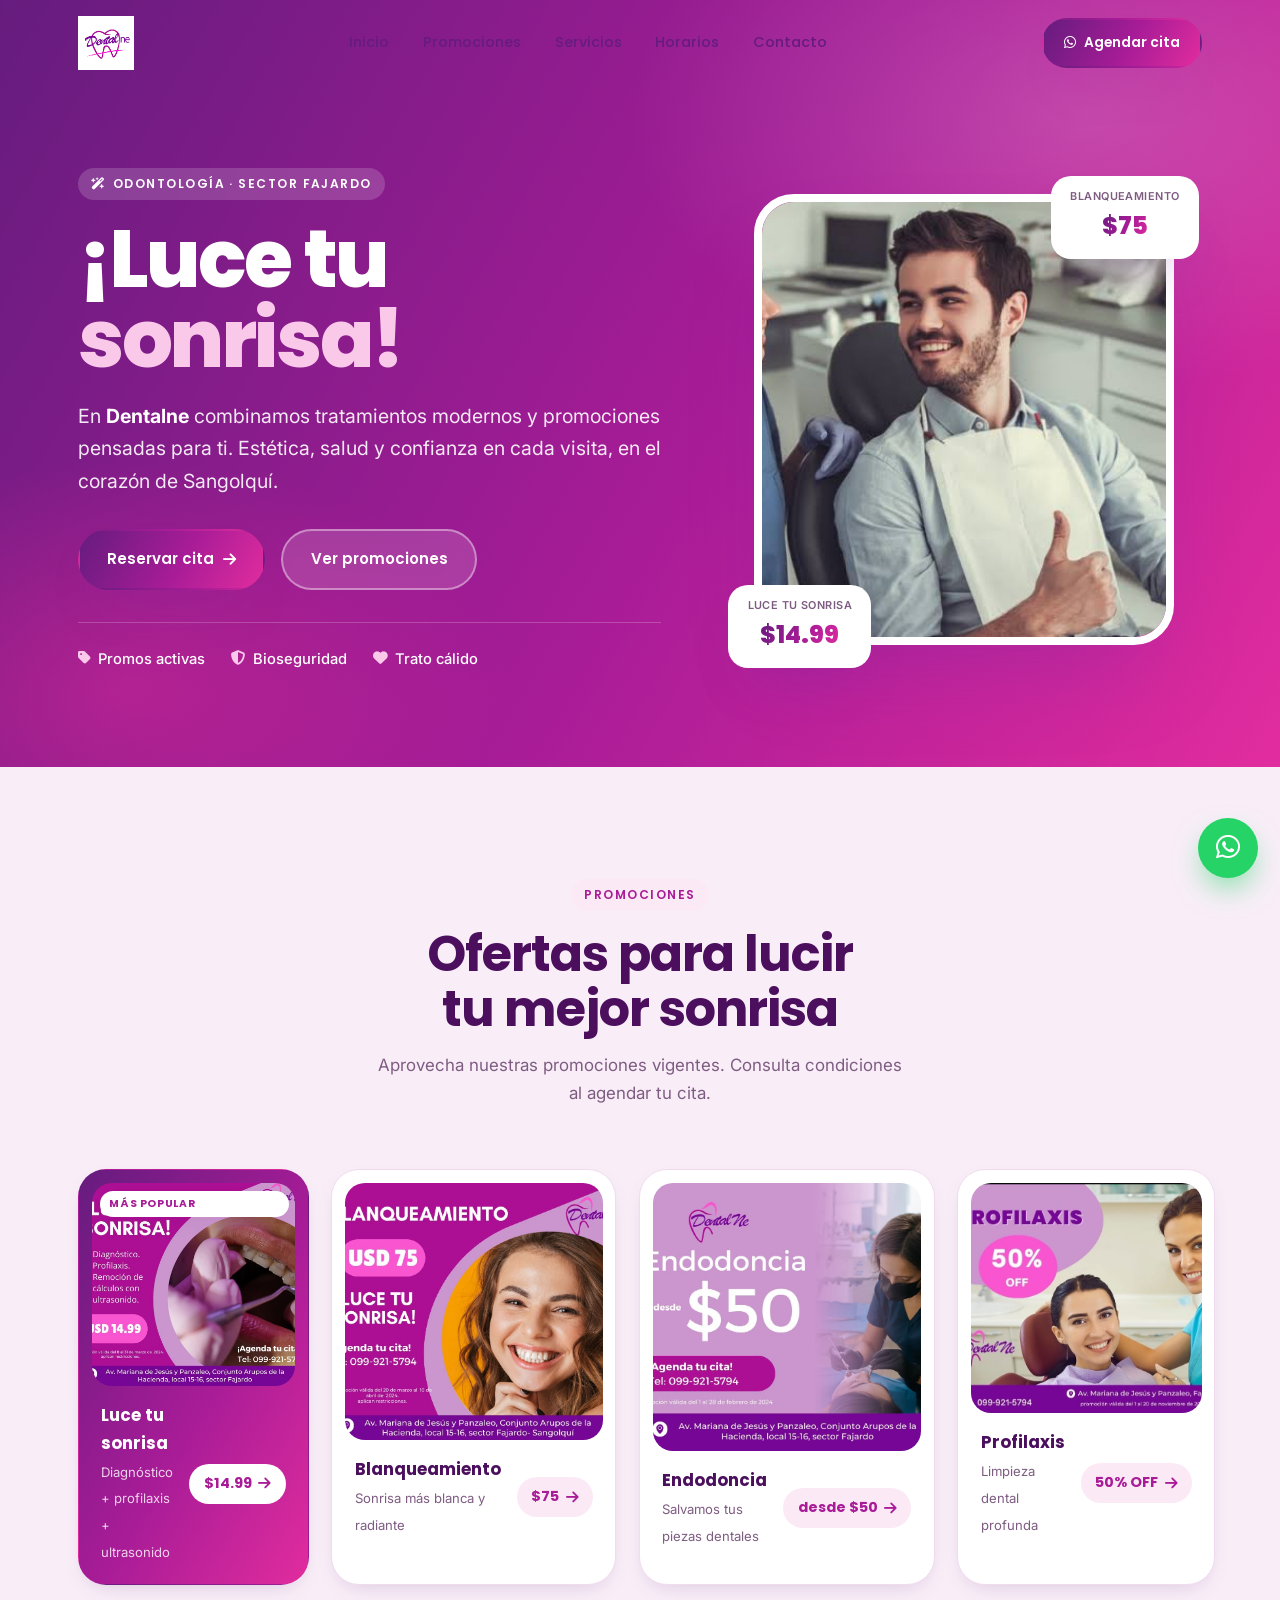
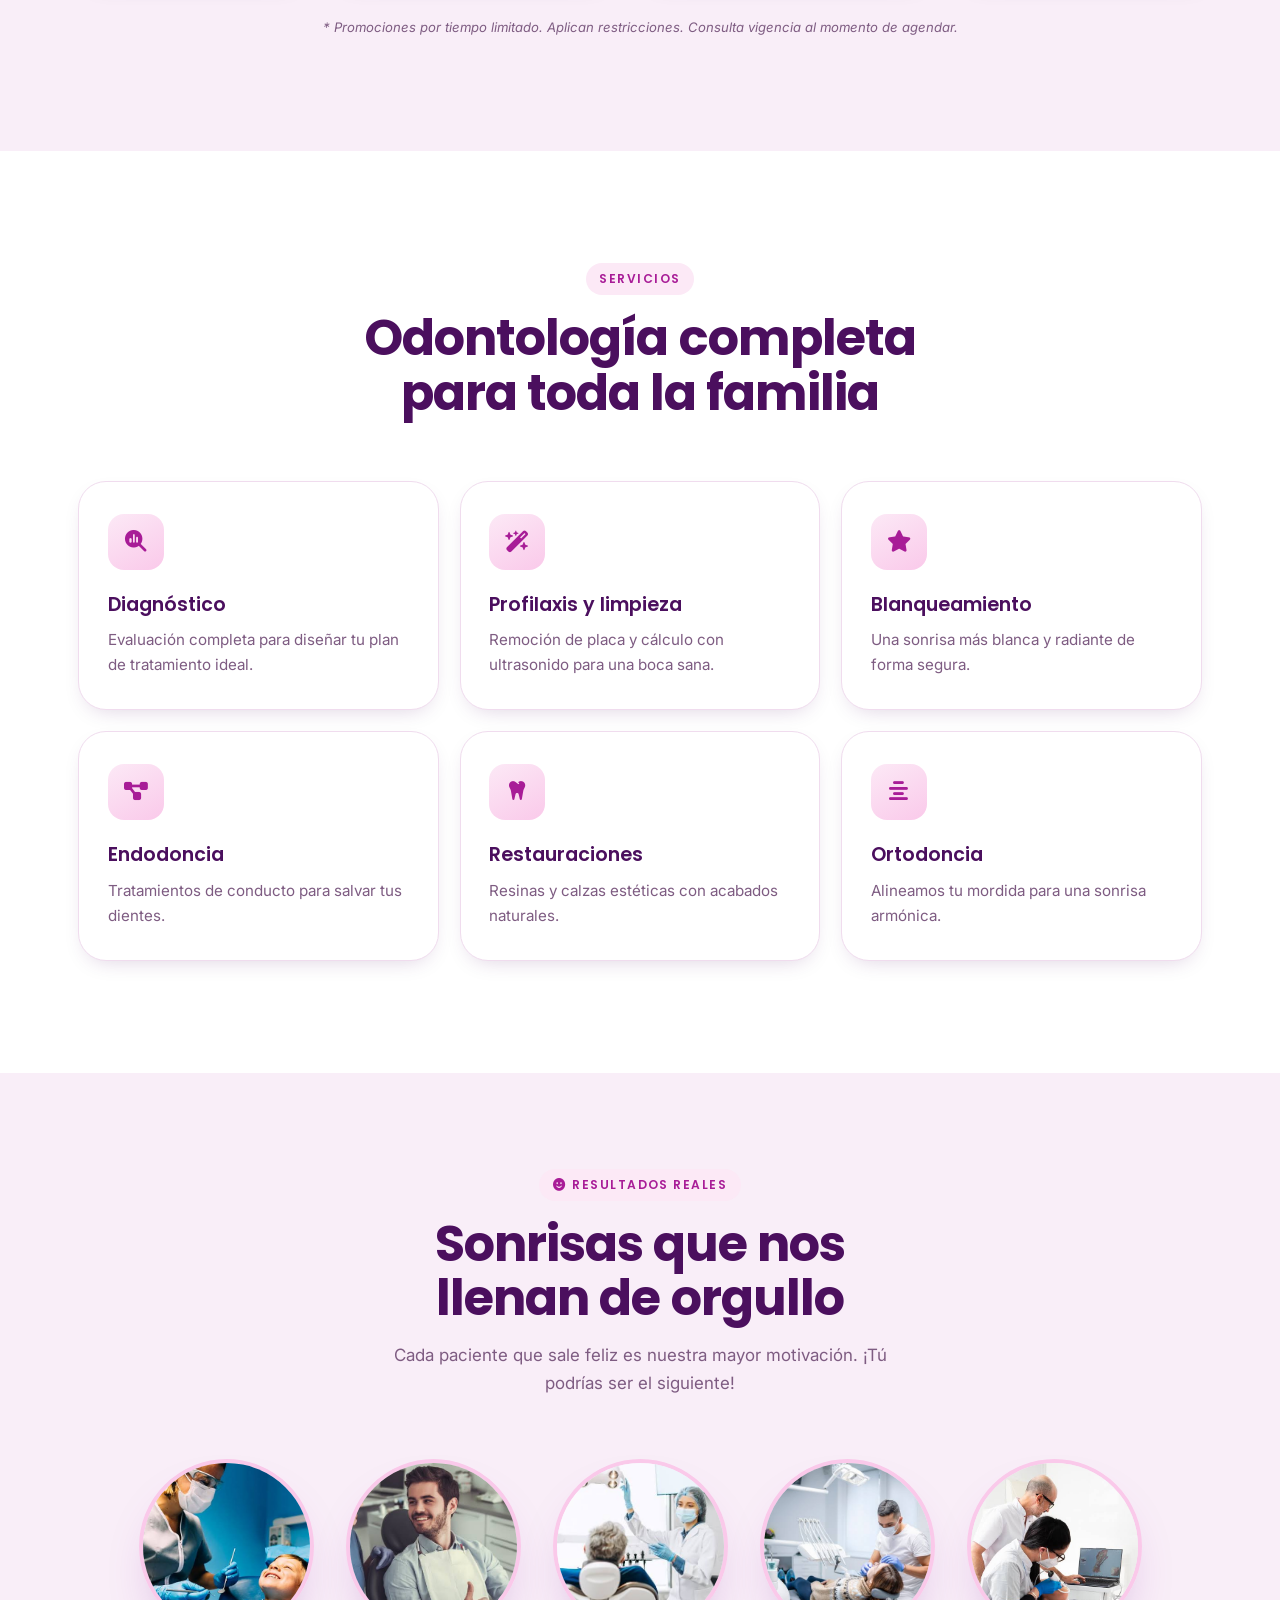
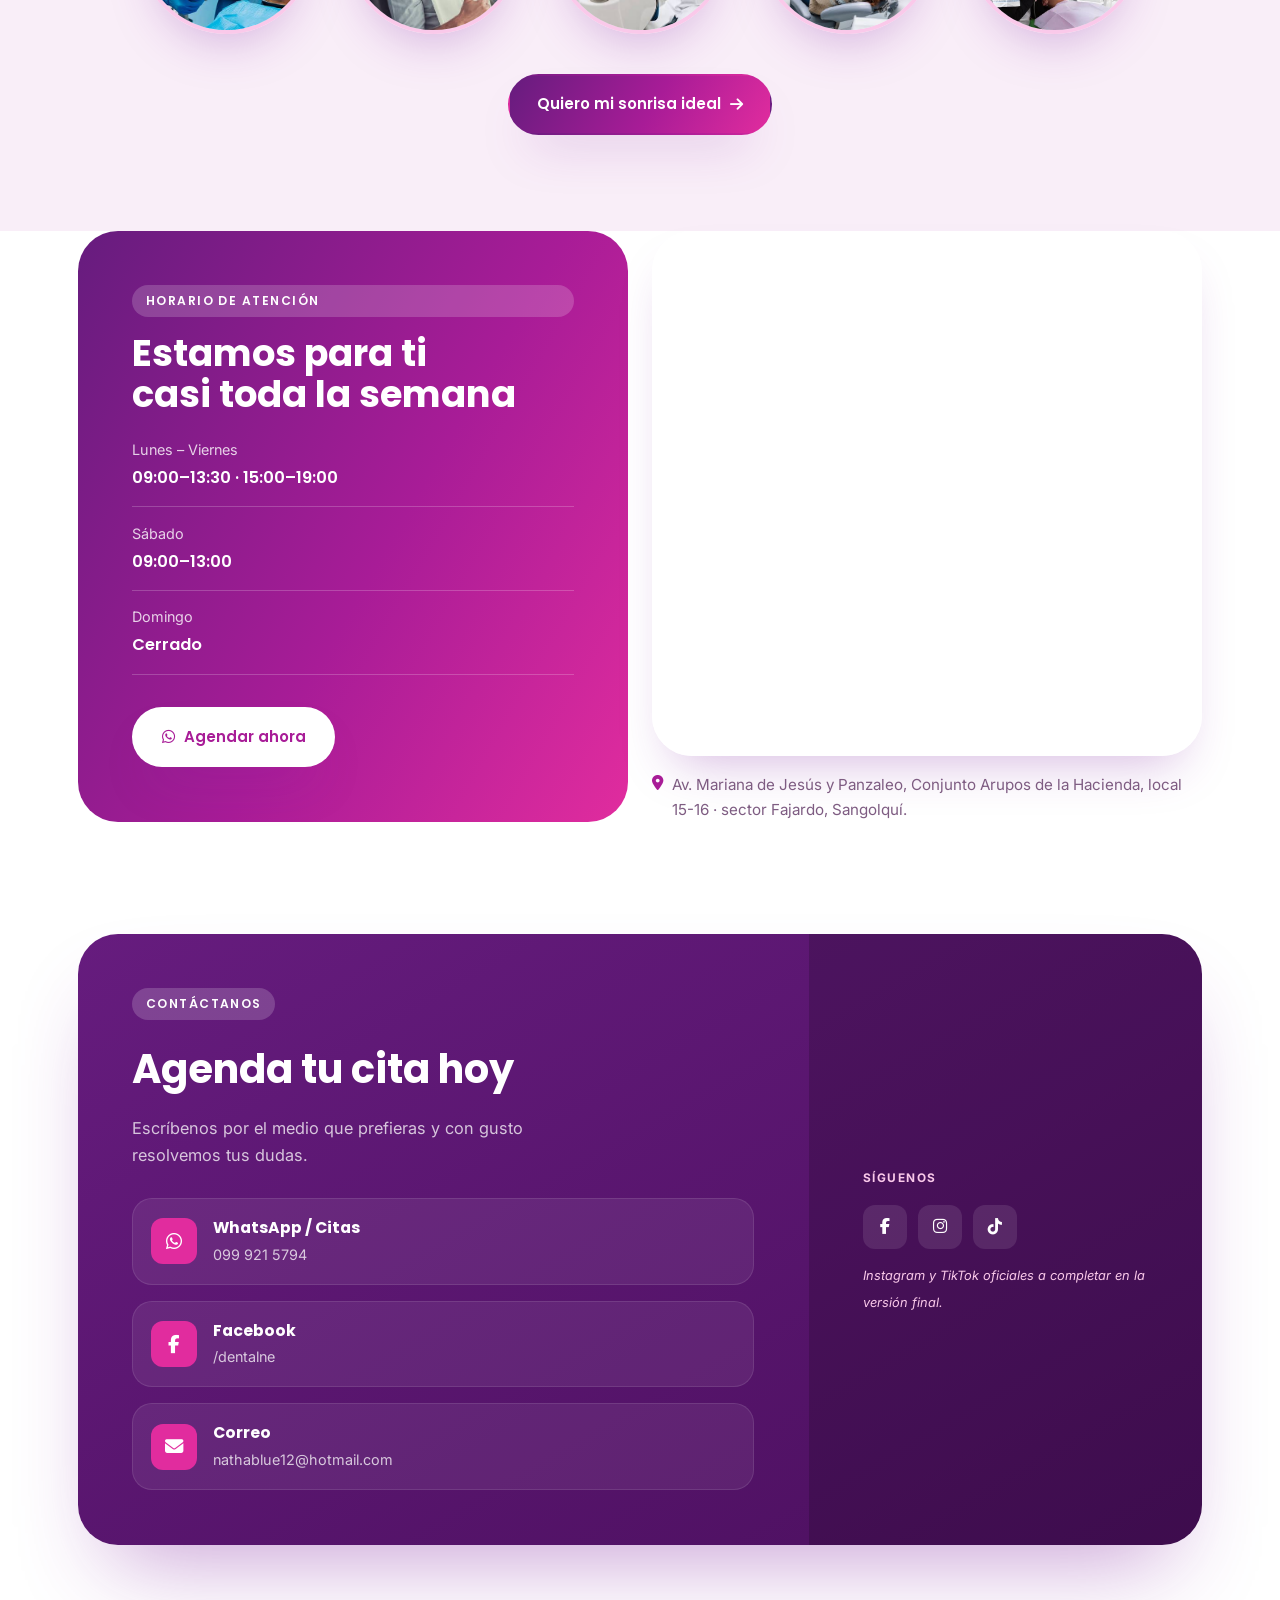
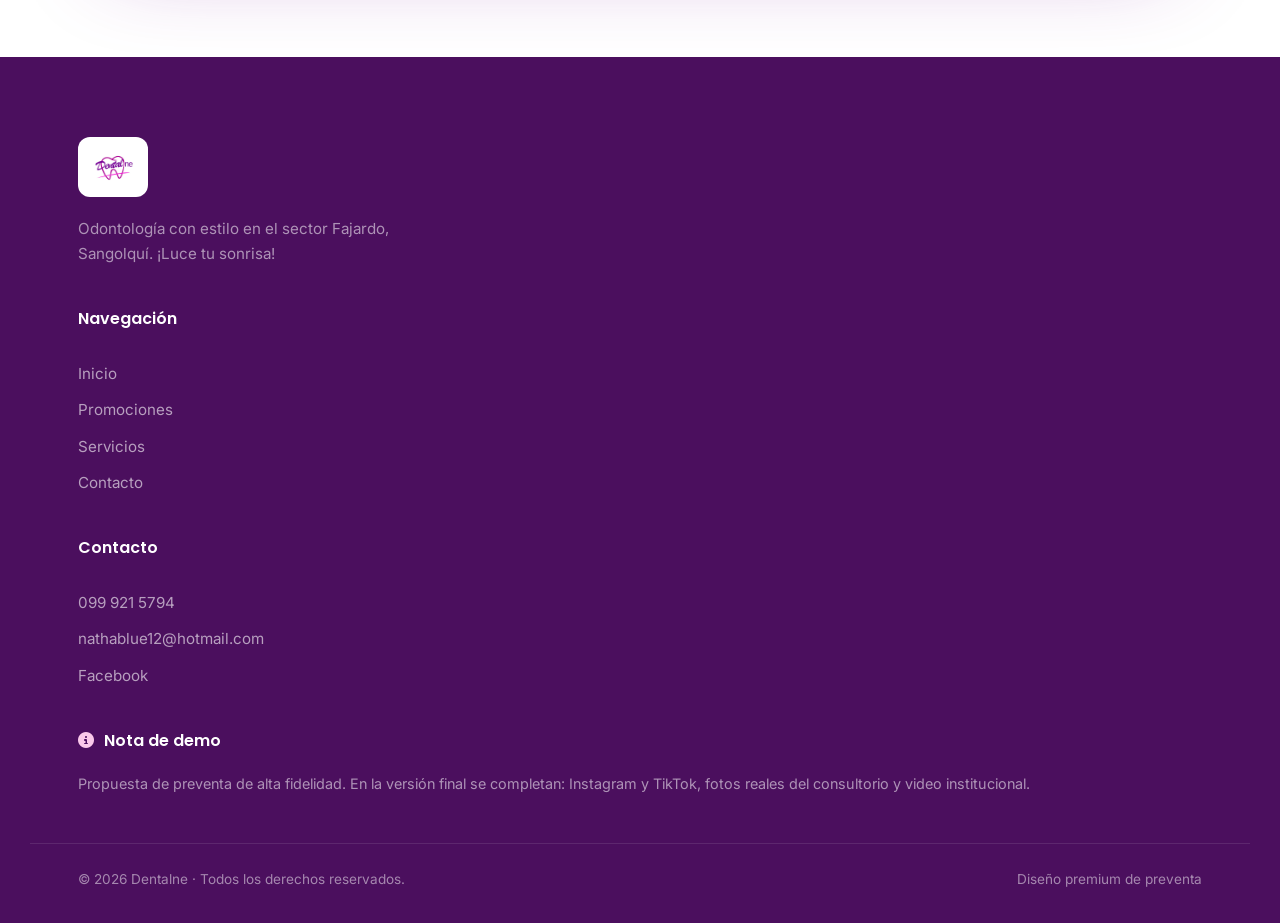
<file: index.html>
﻿<!DOCTYPE html>
<html lang="es">
<head>
    <meta charset="UTF-8">
    <meta name="viewport" content="width=device-width, initial-scale=1.0">
    <meta name="description" content="Dentalne · Odontología en el sector Fajardo, Sangolquí. Blanqueamiento, endodoncia, profilaxis y estética dental con promociones. Citas: 099 921 5794.">
    <title>Dentalne · Odontología — Luce tu sonrisa</title>
    <link rel="icon" type="image/jpeg" href="imagenes/272908717_309918881173710_2784092397394653103_n.jpg">
    <link rel="apple-touch-icon" href="imagenes/272908717_309918881173710_2784092397394653103_n.jpg">

    <link rel="preconnect" href="https://fonts.googleapis.com">
    <link rel="preconnect" href="https://fonts.gstatic.com" crossorigin>
    <link href="https://fonts.googleapis.com/css2?family=Poppins:wght@400;500;600;700;800&family=Inter:wght@300;400;500;600&display=swap" rel="stylesheet">

    <link rel="stylesheet" href="styles.css">
    <link rel="stylesheet" href="https://cdnjs.cloudflare.com/ajax/libs/font-awesome/6.5.1/css/all.min.css">
</head>
<body>

    <!-- ======= HEADER ======= -->
    <header class="site-header" id="header">
        <div class="shell header-inner">
            <a href="#inicio" class="brand">
                <img src="imagenes/272908717_309918881173710_2784092397394653103_n.jpg" alt="Dentalne" class="brand-logo">
            </a>
            <nav class="nav" id="nav">
                <a href="#inicio" class="nav-link">Inicio</a>
                <a href="#promos" class="nav-link">Promociones</a>
                <a href="#servicios" class="nav-link">Servicios</a>
                <a href="#horarios" class="nav-link">Horarios</a>
                <a href="contacto.html" class="nav-link">Contacto</a>
            </nav>
            <div class="header-actions">
                <a href="contacto.html" target="_blank" rel="noopener" class="btn btn-solid btn-sm">
                    <i class="fa-brands fa-whatsapp"></i><span>Agendar cita</span>
                </a>
                <button class="burger" id="burger" aria-label="Abrir menú" aria-expanded="false">
                    <span></span><span></span><span></span>
                </button>
            </div>
        </div>
    </header>

    <main>
        <!-- ======= HERO ======= -->
        <section class="hero" id="inicio">
            <div class="hero-bg" aria-hidden="true"></div>
            <div class="shell hero-grid">
                <div class="hero-copy reveal">
                    <span class="eyebrow"><i class="fa-solid fa-wand-magic-sparkles"></i> Odontología · Sector Fajardo</span>
                    <h1>¡Luce tu<br><span class="grad">sonrisa!</span></h1>
                    <p class="lead">
                        En <strong>Dentalne</strong> combinamos tratamientos modernos y promociones pensadas para ti.
                        Estética, salud y confianza en cada visita, en el corazón de Sangolquí.
                    </p>
                    <div class="hero-cta">
                        <a href="contacto.html" target="_blank" rel="noopener" class="btn btn-solid">
                            <span>Reservar cita</span> <i class="fa-solid fa-arrow-right"></i>
                        </a>
                        <a href="#promos" class="btn btn-glass"><span>Ver promociones</span></a>
                    </div>
                    <ul class="hero-badges">
                        <li><i class="fa-solid fa-tag"></i> Promos activas</li>
                        <li><i class="fa-solid fa-shield-halved"></i> Bioseguridad</li>
                        <li><i class="fa-solid fa-heart"></i> Trato cálido</li>
                    </ul>
                </div>
                <div class="hero-visual reveal">
                    <div class="hero-photo">
                        <img src="imagenes/images (1).jpg" alt="Paciente feliz con su resultado en Dentalne">
                    </div>
                    <div class="price-bubble b1"><small>Blanqueamiento</small><strong>$75</strong></div>
                    <div class="price-bubble b2"><small>Luce tu sonrisa</small><strong>$14.99</strong></div>
                </div>
            </div>
        </section>

        <!-- ======= PROMOCIONES ======= -->
        <section class="promos" id="promos">
            <div class="shell">
                <div class="section-head reveal">
                    <span class="eyebrow">Promociones</span>
                    <h2 class="section-title">Ofertas para lucir<br>tu mejor sonrisa</h2>
                    <p class="section-desc center">Aprovecha nuestras promociones vigentes. Consulta condiciones al agendar tu cita.</p>
                </div>
                <div class="promo-gallery">
                    <figure class="promo-flyer featured reveal">
                        <span class="promo-tag">Más popular</span>
                        <div class="flyer-img"><img src="imagenes/482006756_1038414134990844_7375956190294075246_n.jpg" alt="Promoción Luce tu sonrisa: diagnóstico, profilaxis y remoción de cálculos por USD 14.99"></div>
                        <figcaption>
                            <div><strong>Luce tu sonrisa</strong><span>Diagnóstico + profilaxis + ultrasonido</span></div>
                            <a href="https://wa.me/593999215794?text=Hola%20Dentalne,%20quiero%20la%20promo%20Luce%20tu%20sonrisa%20($14.99)." target="_blank" rel="noopener" class="flyer-cta">$14.99 <i class="fa-solid fa-arrow-right"></i></a>
                        </figcaption>
                    </figure>
                    <figure class="promo-flyer reveal">
                        <div class="flyer-img"><img src="imagenes/Captura de pantalla 2026-07-13 224516.png" alt="Promoción de blanqueamiento dental por USD 75"></div>
                        <figcaption>
                            <div><strong>Blanqueamiento</strong><span>Sonrisa más blanca y radiante</span></div>
                            <a href="https://wa.me/593999215794?text=Hola%20Dentalne,%20quiero%20el%20blanqueamiento%20($75)." target="_blank" rel="noopener" class="flyer-cta">$75 <i class="fa-solid fa-arrow-right"></i></a>
                        </figcaption>
                    </figure>
                    <figure class="promo-flyer reveal">
                        <div class="flyer-img"><img src="imagenes/Captura de pantalla 2026-07-13 224623.png" alt="Promoción de endodoncia desde USD 50"></div>
                        <figcaption>
                            <div><strong>Endodoncia</strong><span>Salvamos tus piezas dentales</span></div>
                            <a href="https://wa.me/593999215794?text=Hola%20Dentalne,%20quiero%20información%20de%20endodoncia%20(desde%20$50)." target="_blank" rel="noopener" class="flyer-cta">desde $50 <i class="fa-solid fa-arrow-right"></i></a>
                        </figcaption>
                    </figure>
                    <figure class="promo-flyer reveal">
                        <div class="flyer-img"><img src="imagenes/Captura de pantalla 2026-07-13 224551.png" alt="Promoción de profilaxis con 50% de descuento"></div>
                        <figcaption>
                            <div><strong>Profilaxis</strong><span>Limpieza dental profunda</span></div>
                            <a href="https://wa.me/593999215794?text=Hola%20Dentalne,%20quiero%20la%20profilaxis%20con%2050%25%20de%20descuento." target="_blank" rel="noopener" class="flyer-cta">50% OFF <i class="fa-solid fa-arrow-right"></i></a>
                        </figcaption>
                    </figure>
                </div>
                <em class="promo-note">* Promociones por tiempo limitado. Aplican restricciones. Consulta vigencia al momento de agendar.</em>
            </div>
        </section>

        <!-- ======= SERVICIOS ======= -->
        <section class="services" id="servicios">
            <div class="shell">
                <div class="section-head reveal">
                    <span class="eyebrow">Servicios</span>
                    <h2 class="section-title">Odontología completa<br>para toda la familia</h2>
                </div>
                <div class="svc-grid">
                    <article class="svc reveal"><span class="svc-ico"><i class="fa-solid fa-magnifying-glass-chart"></i></span><h3>Diagnóstico</h3><p>Evaluación completa para diseñar tu plan de tratamiento ideal.</p></article>
                    <article class="svc reveal"><span class="svc-ico"><i class="fa-solid fa-wand-magic-sparkles"></i></span><h3>Profilaxis y limpieza</h3><p>Remoción de placa y cálculo con ultrasonido para una boca sana.</p></article>
                    <article class="svc reveal"><span class="svc-ico"><i class="fa-solid fa-star"></i></span><h3>Blanqueamiento</h3><p>Una sonrisa más blanca y radiante de forma segura.</p></article>
                    <article class="svc reveal"><span class="svc-ico"><i class="fa-solid fa-diagram-project"></i></span><h3>Endodoncia</h3><p>Tratamientos de conducto para salvar tus dientes.</p></article>
                    <article class="svc reveal"><span class="svc-ico"><i class="fa-solid fa-tooth"></i></span><h3>Restauraciones</h3><p>Resinas y calzas estéticas con acabados naturales.</p></article>
                    <article class="svc reveal"><span class="svc-ico"><i class="fa-solid fa-align-center"></i></span><h3>Ortodoncia</h3><p>Alineamos tu mordida para una sonrisa armónica.</p></article>
                </div>
            </div>
        </section>

        <!-- ======= PACIENTES FELICES ======= -->
        <section class="patients" id="pacientes">
            <div class="shell">
                <div class="section-head reveal">
                    <span class="eyebrow"><i class="fa-solid fa-face-smile"></i> Resultados reales</span>
                    <h2 class="section-title">Sonrisas que nos<br>llenan de orgullo</h2>
                    <p class="section-desc center">Cada paciente que sale feliz es nuestra mayor motivación. ¡Tú podrías ser el siguiente!</p>
                </div>
                <div class="patients-grid">
                    <div class="patient-face reveal">
                        <div class="face-img"><img src="imagenes/images.jpg" alt="Paciente satisfecha de Dentalne"></div>
                    </div>
                    <div class="patient-face reveal">
                        <div class="face-img"><img src="imagenes/images (1).jpg" alt="Paciente satisfecha de Dentalne"></div>
                    </div>
                    <div class="patient-face reveal">
                        <div class="face-img"><img src="imagenes/images (2).jpg" alt="Paciente satisfecho de Dentalne"></div>
                    </div>
                    <div class="patient-face reveal">
                        <div class="face-img"><img src="imagenes/images (3).jpg" alt="Paciente satisfecha de Dentalne"></div>
                    </div>
                    <div class="patient-face reveal">
                        <div class="face-img"><img src="imagenes/images (4).jpg" alt="Paciente satisfecha de Dentalne"></div>
                    </div>
                </div>
                <div class="patients-cta reveal">
                    <a href="contacto.html" target="_blank" rel="noopener" class="btn btn-solid">
                        <span>Quiero mi sonrisa ideal</span> <i class="fa-solid fa-arrow-right"></i>
                    </a>
                </div>
            </div>
        </section>

        <!-- ======= HORARIOS + UBICACIÓN ======= -->
        <section class="hours-loc" id="horarios">
            <div class="shell hl-grid">
                <div class="hours-card reveal">
                    <span class="eyebrow eyebrow-light">Horario de atención</span>
                    <h2>Estamos para ti<br>casi toda la semana</h2>
                    <ul class="hours">
                        <li><span>Lunes – Viernes</span><strong>09:00–13:30 · 15:00–19:00</strong></li>
                        <li><span>Sábado</span><strong>09:00–13:00</strong></li>
                        <li><span>Domingo</span><strong>Cerrado</strong></li>
                    </ul>
                    <a href="contacto.html" target="_blank" rel="noopener" class="btn btn-white"><i class="fa-brands fa-whatsapp"></i><span>Agendar ahora</span></a>
                </div>
                <div class="loc-card reveal">
                    <div class="map-frame">
                        <iframe title="Ubicación de Dentalne"
                            src="https://www.google.com/maps/embed?pb=!1m18!1m12!1m3!1d3989.6!2d-78.4651513!3d-0.3323219!2m3!1f0!2f0!3f0!3m2!1i1024!2i768!4f13.1!3m3!1m2!1s0x91d5bcd798b8a819%3A0x922d71a70b67b096!2sDentalne!5e0!3m2!1ses!2sec!4v1700000000000!5m2!1ses!2sec"
                            width="100%" height="100%" style="border:0;" allowfullscreen="" loading="lazy" referrerpolicy="no-referrer-when-downgrade"></iframe>
                    </div>
                    <p class="loc-address"><i class="fa-solid fa-location-dot"></i> Av. Mariana de Jesús y Panzaleo, Conjunto Arupos de la Hacienda, local 15-16 · sector Fajardo, Sangolquí.</p>
                </div>
            </div>
        </section>

        <!-- ======= CONTACTO ======= -->
        <section class="contact" id="contacto">
            <div class="shell">
                <div class="contact-card reveal">
                    <div class="contact-copy">
                        <span class="eyebrow eyebrow-light">Contáctanos</span>
                        <h2>Agenda tu cita hoy</h2>
                        <p>Escríbenos por el medio que prefieras y con gusto resolvemos tus dudas.</p>
                        <div class="contact-methods">
                            <a href="https://wa.me/593999215794?text=Hola%20Dentalne,%20deseo%20agendar%20una%20cita." target="_blank" rel="noopener" class="method">
                                <span class="method-ico"><i class="fa-brands fa-whatsapp"></i></span>
                                <span class="method-txt"><strong>WhatsApp / Citas</strong><em>099 921 5794</em></span>
                            </a>
                            <a href="https://www.facebook.com/dentalne/" target="_blank" rel="noopener" class="method">
                                <span class="method-ico"><i class="fa-brands fa-facebook-f"></i></span>
                                <span class="method-txt"><strong>Facebook</strong><em>/dentalne</em></span>
                            </a>
                            <a href="mailto:nathablue12@hotmail.com" class="method">
                                <span class="method-ico"><i class="fa-solid fa-envelope"></i></span>
                                <span class="method-txt"><strong>Correo</strong><em>nathablue12@hotmail.com</em></span>
                            </a>
                        </div>
                    </div>
                    <div class="contact-side">
                        <div class="social-placeholder">
                            <span>Síguenos</span>
                            <div class="social-row">
                                <a href="https://www.facebook.com/dentalne/" target="_blank" rel="noopener" class="soc" aria-label="Facebook"><i class="fa-brands fa-facebook-f"></i></a>
                                <a href="#" class="soc" aria-label="Instagram (por definir)"><i class="fa-brands fa-instagram"></i></a>
                                <a href="#" class="soc" aria-label="TikTok (por definir)"><i class="fa-brands fa-tiktok"></i></a>
                            </div>
                            <em class="hint">Instagram y TikTok oficiales a completar en la versión final.</em>
                        </div>
                    </div>
                </div>
            </div>
        </section>
    </main>

    <!-- ======= FOOTER ======= -->
    <footer class="site-footer">
        <div class="shell footer-grid">
            <div class="footer-brand">
                <img src="imagenes/272908717_309918881173710_2784092397394653103_n.jpg" alt="Dentalne" class="footer-logo">
                <p>Odontología con estilo en el sector Fajardo, Sangolquí. ¡Luce tu sonrisa!</p>
            </div>
            <div class="footer-col">
                <h4>Navegación</h4>
                <a href="#inicio">Inicio</a>
                <a href="#promos">Promociones</a>
                <a href="#servicios">Servicios</a>
                <a href="contacto.html">Contacto</a>
            </div>
            <div class="footer-col">
                <h4>Contacto</h4>
                <a href="tel:0999215794">099 921 5794</a>
                <a href="mailto:nathablue12@hotmail.com">nathablue12@hotmail.com</a>
                <a href="https://www.facebook.com/dentalne/" target="_blank" rel="noopener">Facebook</a>
            </div>
            <div class="footer-note">
                <h4><i class="fa-solid fa-circle-info"></i> Nota de demo</h4>
                <p>Propuesta de preventa de alta fidelidad. En la versión final se completan: Instagram y TikTok, fotos reales del consultorio y video institucional.</p>
            </div>
        </div>
        <div class="shell footer-bottom">
            <p>© 2026 Dentalne · Todos los derechos reservados.</p>
            <p>Diseño premium de preventa</p>
        </div>
    </footer>

    <a href="https://wa.me/593999215794?text=Hola%20Dentalne,%20deseo%20agendar%20una%20cita." target="_blank" rel="noopener" class="wa-float" aria-label="Escríbenos por WhatsApp">
        <i class="fa-brands fa-whatsapp"></i>
    </a>

    <script src="script.js"></script>
</body>
</html>
</file>
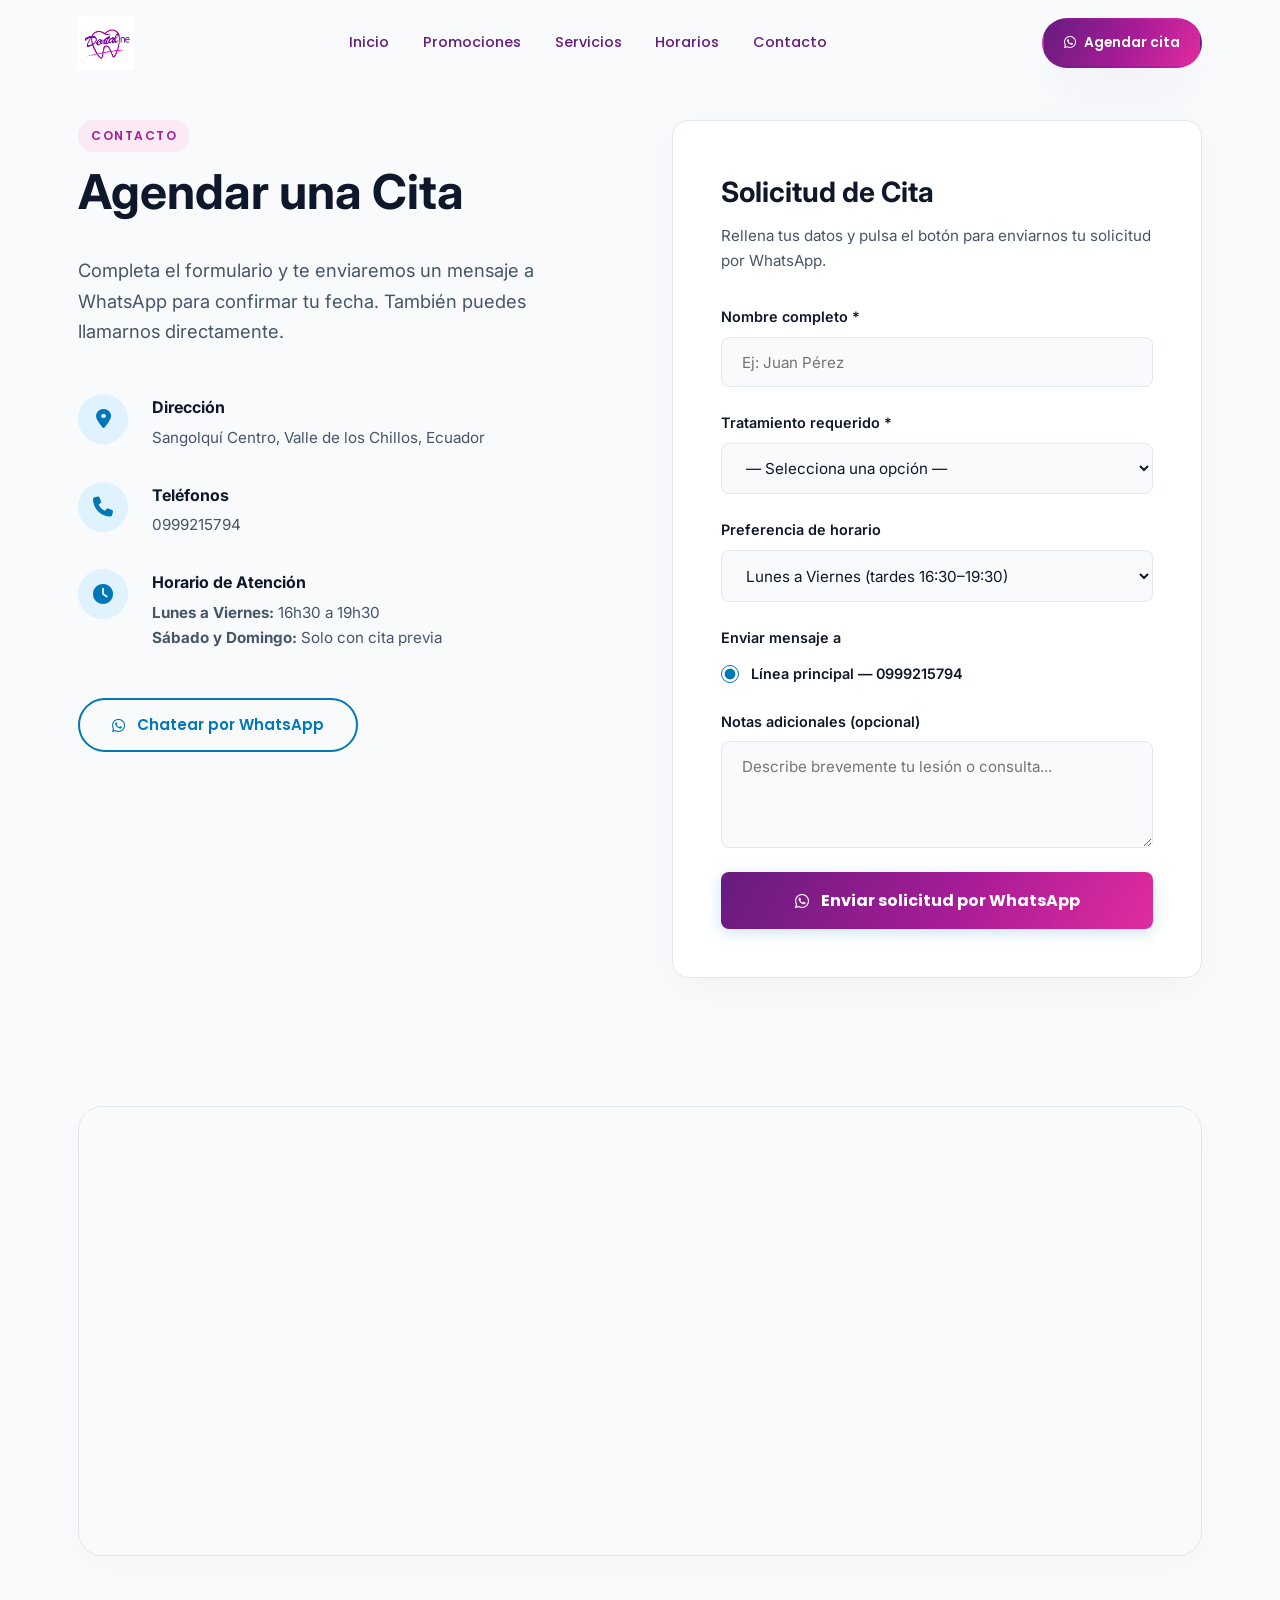
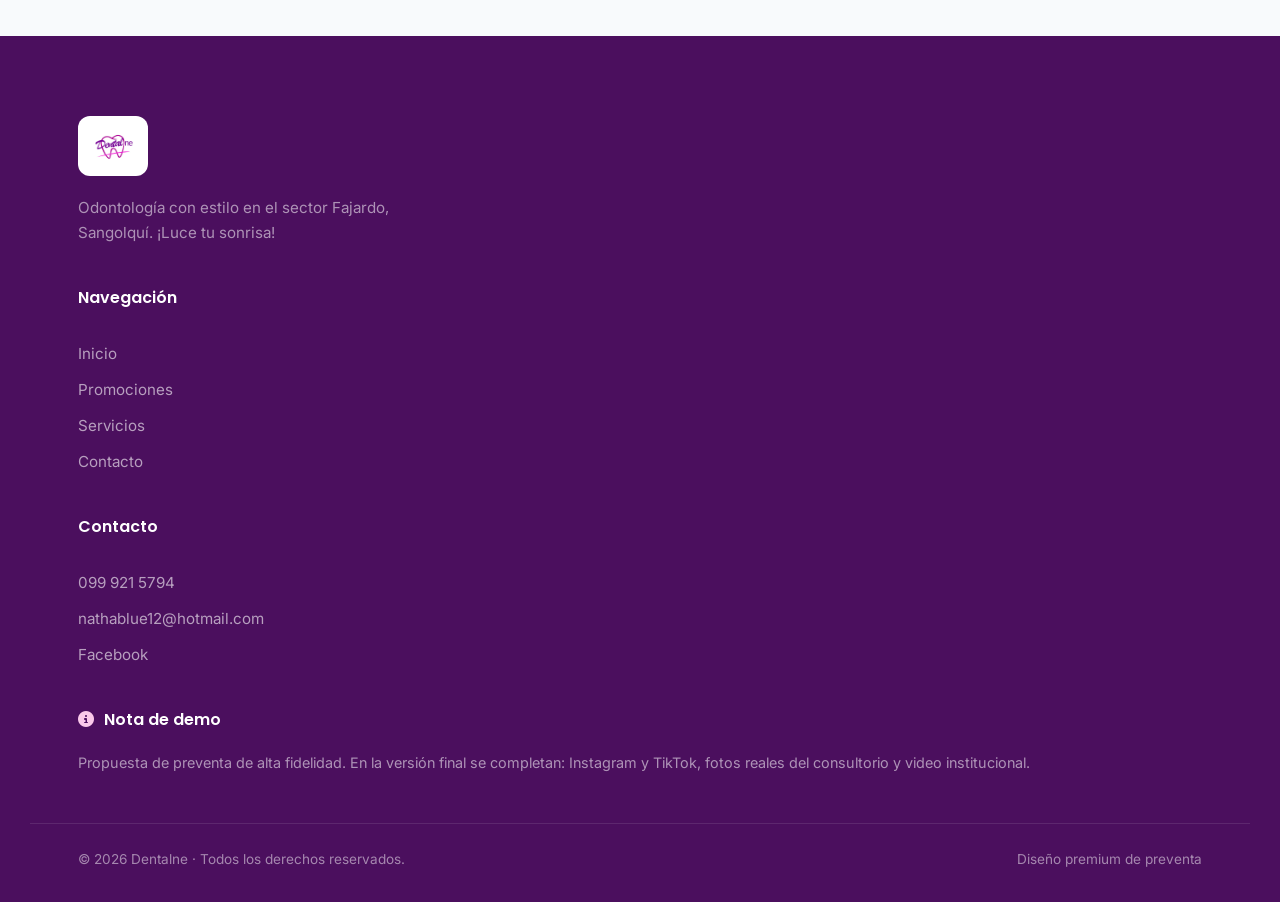
<file: contacto.html>
﻿<!DOCTYPE html>
<html lang="es">
<head>
    <meta charset="UTF-8">
    <meta name="viewport" content="width=device-width, initial-scale=1.0">
    <meta name="description" content="Agenda tu cita en línea. Rellena el formulario y envíanos tu solicitud directamente a nuestro WhatsApp.">
    <title>Agendar Cita | Formulario de Contacto Directo</title>
    
    <meta charset="UTF-8">
    <meta name="viewport" content="width=device-width, initial-scale=1.0">
    
    

    <link rel="preconnect" href="https://fonts.googleapis.com">
    <link rel="preconnect" href="https://fonts.gstatic.com" crossorigin>
    <link href="https://fonts.googleapis.com/css2?family=Poppins:wght@400;500;600;700;800&family=Inter:wght@300;400;500;600&display=swap" rel="stylesheet">

    <link rel="stylesheet" href="styles.css">
    <link rel="stylesheet" href="https://cdnjs.cloudflare.com/ajax/libs/font-awesome/6.5.1/css/all.min.css">

</head>
<body>

<header class="site-header" id="header">
        <div class="shell header-inner">
            <a href="index.html#inicio" class="brand">
                <img src="imagenes/272908717_309918881173710_2784092397394653103_n.jpg" alt="Dentalne" class="brand-logo">
            </a>
            <nav class="nav" id="nav">
                <a href="index.html#inicio" class="nav-link">Inicio</a>
                <a href="index.html#promos" class="nav-link">Promociones</a>
                <a href="index.html#servicios" class="nav-link">Servicios</a>
                <a href="index.html#horarios" class="nav-link">Horarios</a>
                <a href="contacto.html" class="nav-link">Contacto</a>
            </nav>
            <div class="header-actions">
                <a href="contacto.html" target="_blank" rel="noopener" class="btn btn-solid btn-sm">
                    <i class="fa-brands fa-whatsapp"></i><span>Agendar cita</span>
                </a>
                <button class="burger" id="burger" aria-label="Abrir menú" aria-expanded="false">
                    <span></span><span></span><span></span>
                </button>
            </div>
        </div>
    </header>

<main class="contact-page-main">
    <section class="contact-form-section">
        <div class="shell contact-grid-container">
            <!-- Columna de Información -->
            <div class="contact-info-col reveal">
                <span class="eyebrow">Contacto</span>
                <h1 class="page-title">Agendar una Cita</h1>
                <p class="lead-text">Completa el formulario y te enviaremos un mensaje a WhatsApp para confirmar tu fecha. También puedes llamarnos directamente.</p>
                
                <div class="info-blocks">
                    <div class="info-item">
                        <div class="info-icon"><i class="fa-solid fa-location-dot"></i></div>
                        <div class="info-text">
                            <h4>Dirección</h4>
                            <p>Sangolquí Centro, Valle de los Chillos, Ecuador</p>
                        </div>
                    </div>
                    
                    <div class="info-item">
                        <div class="info-icon"><i class="fa-solid fa-phone"></i></div>
                        <div class="info-text">
                            <h4>Teléfonos</h4>
                            <p>0999215794</p>
                        </div>
                    </div>

                    
                    
                    <div class="info-item">
                        <div class="info-icon"><i class="fa-solid fa-clock"></i></div>
                        <div class="info-text">
                            <h4>Horario de Atención</h4>
                            <p><strong>Lunes a Viernes:</strong> 16h30 a 19h30<br><strong>Sábado y Domingo:</strong> Solo con cita previa</p>
                        </div>
                    </div>
                </div>

                <a href="https://wa.me/593999215794?text=Hola,%20deseo%20más%20información." target="_blank" rel="noopener" class="btn btn-line btn-wa-chat">
                    <i class="fa-brands fa-whatsapp"></i> <span>Chatear por WhatsApp</span>
                </a>
            </div>

            <!-- Columna del Formulario -->
            <div class="contact-form-col reveal">
                <div class="form-card">
                    <h3>Solicitud de Cita</h3>
                    <p class="form-instructions">Rellena tus datos y pulsa el botón para enviarnos tu solicitud por WhatsApp.</p>
                    
                    <form id="appointmentForm" class="appointment-form">
                        <div class="form-group">
                            <label for="fullName">Nombre completo *</label>
                            <input type="text" id="fullName" placeholder="Ej: Juan Pérez" required>
                        </div>

                        <div class="form-group">
                            <label for="treatment">Tratamiento requerido *</label>
                            <select id="treatment" required>
                                <option value="" disabled selected>— Selecciona una opción —</option>
                                <option value="Profilaxis">Profilaxis (Limpieza Dental)</option>
                                <option value="Calzas Dentales">Calzas Dentales (Restauración)</option>
                                <option value="Endodoncia">Endodoncia (Tratamiento de conducto)</option>
                                <option value="Ortodoncia">Ortodoncia (Brackets/Alineadores)</option>
                                <option value="Estética Dental">Estética Dental (Diseño/Blanqueamiento)</option>
                                <option value="Otro">Otro tratamiento / Consulta general</option>
                            </select>
                        </div>

                        <div class="form-group">
                            <label for="timePreference">Preferencia de horario</label>
                            <select id="timePreference">
                                <option value="Lunes a Viernes (tardes 16:30-19:30)">Lunes a Viernes (tardes 16:30–19:30)</option>
                                <option value="Sábados (con cita previa)">Sábados (con cita previa)</option>
                                <option value="Cualquier horario disponible">Cualquier horario disponible</option>
                            </select>
                        </div>

                        <div class="form-group">
                            <label>Enviar mensaje a</label>
                            <div class="radio-group">
                                <label class="radio-label">
                                    <input type="radio" name="phoneLine" value="593999215794" checked>
                                    <span>Línea principal — 0999215794</span>
                                </label>
                            </div>
                        </div>

                        <div class="form-group">
                            <label for="notes">Notas adicionales (opcional)</label>
                            <textarea id="notes" rows="4" placeholder="Describe brevemente tu lesión o consulta..."></textarea>
                        </div>

                        <button type="submit" class="btn btn-solid btn-submit">
                            <i class="fa-brands fa-whatsapp"></i> <span>Enviar solicitud por WhatsApp</span>
                        </button>
                    </form>
                </div>
            </div>
        </div>
    </section>

    <!-- Mapa -->
    <section class="contact-map-section">
        <div class="shell">
            <div class="map-wrapper">
                <iframe title="Ubicación de Dentalne"
                            src="https://www.google.com/maps/embed?pb=!1m18!1m12!1m3!1d3989.6!2d-78.4651513!3d-0.3323219!2m3!1f0!2f0!3f0!3m2!1i1024!2i768!4f13.1!3m3!1m2!1s0x91d5bcd798b8a819%3A0x922d71a70b67b096!2sDentalne!5e0!3m2!1ses!2sec!4v1700000000000!5m2!1ses!2sec"
                            width="100%" height="100%" style="border:0;" allowfullscreen="" loading="lazy" referrerpolicy="no-referrer-when-downgrade"></iframe>
            </div>
        </div>
    </section>
</main>

<footer class="site-footer">
        <div class="shell footer-grid">
            <div class="footer-brand">
                <img src="imagenes/272908717_309918881173710_2784092397394653103_n.jpg" alt="Dentalne" class="footer-logo">
                <p>Odontología con estilo en el sector Fajardo, Sangolquí. ¡Luce tu sonrisa!</p>
            </div>
            <div class="footer-col">
                <h4>Navegación</h4>
                <a href="index.html#inicio">Inicio</a>
                <a href="index.html#promos">Promociones</a>
                <a href="index.html#servicios">Servicios</a>
                <a href="index.html#contacto">Contacto</a>
            </div>
            <div class="footer-col">
                <h4>Contacto</h4>
                <a href="tel:0999215794">099 921 5794</a>
                <a href="mailto:nathablue12@hotmail.com">nathablue12@hotmail.com</a>
                <a href="https://www.facebook.com/dentalne/" target="_blank" rel="noopener">Facebook</a>
            </div>
            <div class="footer-note">
                <h4><i class="fa-solid fa-circle-info"></i> Nota de demo</h4>
                <p>Propuesta de preventa de alta fidelidad. En la versión final se completan: Instagram y TikTok, fotos reales del consultorio y video institucional.</p>
            </div>
        </div>
        <div class="shell footer-bottom">
            <p>© 2026 Dentalne · Todos los derechos reservados.</p>
            <p>Diseño premium de preventa</p>
        </div>
    </footer>

<script src="script.js"></script>
</body>
</html>
</file>
<file: styles.css>
/* ============================================================
   DENTALNE · Odontología
   Paleta extraída del logo: gradiente magenta/fucsia → violeta
   profundo. Estilo moderno, glam y vibrante.
   ============================================================ */

:root {
    --purple-900: #4B0F5E;
    --purple-800: #661C7E;
    --purple-700: #8226A0;
    --magenta-600: #A81C97;
    --magenta-500: #C42BAE;
    --fuchsia-500: #E12C9E;
    --fuchsia-400: #F04CB0;
    --pink-300: #F5A6DC;
    --pink-200: #FAC9EA;
    --pink-100: #FCE9F6;

    --lav-bg: #F9EEF8;
    --white:  #FFFFFF;
    --ink:    #3A0F45;
    --muted:  #7E5C82;
    --line:   #F0DCEE;

    --accent:    var(--magenta-600);
    --accent-dk: var(--purple-800);

    --display: "Poppins", system-ui, sans-serif;
    --sans:    "Inter", system-ui, -apple-system, sans-serif;

    --grad: linear-gradient(120deg, var(--purple-800) 0%, var(--magenta-600) 55%, var(--fuchsia-500) 100%);

    --r-sm: 12px;
    --r-md: 20px;
    --r-lg: 28px;
    --r-xl: 40px;

    --shadow-sm: 0 8px 22px -10px rgba(75,15,94,.22);
    --shadow-md: 0 26px 50px -22px rgba(130,38,160,.34);
    --shadow-lg: 0 46px 90px -34px rgba(130,38,160,.45);

    --shell: 1220px;
    --ease: cubic-bezier(.22,.61,.36,1);
}

*, *::before, *::after { box-sizing: border-box; }
* { margin: 0; }
html { scroll-behavior: smooth; -webkit-text-size-adjust: 100%; }
body { font-family: var(--sans); color: var(--ink); background: var(--white); line-height: 1.65; font-size: 1.02rem; -webkit-font-smoothing: antialiased; overflow-x: hidden; }
img { max-width: 100%; display: block; }
a { color: inherit; text-decoration: none; }
ul { list-style: none; padding: 0; }

.shell { width: 100%; max-width: var(--shell); margin-inline: auto; padding-inline: clamp(20px, 5vw, 48px); }

.eyebrow { display: inline-flex; align-items: center; gap: .5em; font-family: var(--display); font-size: .76rem; font-weight: 600; letter-spacing: .12em; text-transform: uppercase; color: var(--magenta-600); background: var(--pink-100); padding: .5em 1.1em; border-radius: 999px; }
.eyebrow-light { color: #fff; background: rgba(255,255,255,.18); }
.section-title { font-family: var(--display); font-weight: 700; font-size: clamp(1.9rem, 4.3vw, 3.1rem); line-height: 1.1; letter-spacing: -.02em; color: var(--purple-900); }
.section-desc { color: var(--muted); font-size: 1.06rem; max-width: 48ch; margin-top: 1rem; }
.section-desc.center { margin-inline: auto; }
.section-head { text-align: center; max-width: 720px; margin: 0 auto clamp(2.5rem, 5vw, 3.8rem); }
.section-head .eyebrow { margin-bottom: 1rem; }

/* Buttons */
.btn { --pad: 1rem 1.7rem; display: inline-flex; align-items: center; justify-content: center; gap: .6em; padding: var(--pad); border-radius: 999px; font-family: var(--display); font-weight: 600; font-size: .94rem; cursor: pointer; border: 2px solid transparent; transition: transform .35s var(--ease), box-shadow .35s var(--ease), background .3s, color .3s; }
.btn i { transition: transform .35s var(--ease); }
.btn-sm { --pad: .7rem 1.25rem; font-size: .86rem; }
.btn-solid { background: var(--grad); color: #fff; box-shadow: var(--shadow-md); }
.btn-solid:hover { transform: translateY(-3px); filter: brightness(1.05); }
.btn-solid:hover i { transform: translateX(4px); }
.btn-glass { background: rgba(255,255,255,.14); color: #fff; border-color: rgba(255,255,255,.4); backdrop-filter: blur(6px); }
.btn-glass:hover { background: rgba(255,255,255,.24); transform: translateY(-3px); }
.btn-white { background: #fff; color: var(--magenta-600); box-shadow: var(--shadow-md); }
.btn-white:hover { transform: translateY(-3px); background: var(--pink-100); }

/* ============================================================ HEADER */
.site-header { position: fixed; inset: 0 0 auto 0; z-index: 100; padding: 1rem 0; transition: padding .4s var(--ease), background .4s, box-shadow .4s, border-color .4s; border-bottom: 1px solid transparent; }
.site-header.scrolled { padding: .45rem 0; background: color-mix(in srgb, var(--white) 86%, transparent); backdrop-filter: saturate(160%) blur(16px); -webkit-backdrop-filter: saturate(160%) blur(16px); box-shadow: var(--shadow-sm); border-bottom-color: var(--line); }
.header-inner { display: flex; align-items: center; justify-content: space-between; gap: 1.5rem; }
.brand { display: inline-flex; align-items: center; }
.brand-logo { height: 54px; width: auto; transition: height .4s var(--ease); mix-blend-mode: multiply; }
.site-header.scrolled .brand-logo { height: 44px; }
.nav { display: none; gap: .3rem; }
.nav-link { position: relative; padding: .5rem .9rem; font-family: var(--display); font-weight: 500; font-size: .9rem; color: var(--purple-800); border-radius: 999px; transition: color .3s; }
.nav-link::after { content: ""; position: absolute; left: 50%; bottom: .3rem; width: 6px; height: 6px; border-radius: 50%; background: var(--fuchsia-500); transform: translateX(-50%) scale(0); transition: transform .3s var(--ease); }
.nav-link:hover, .nav-link.active { color: var(--magenta-600); }
.nav-link.active::after { transform: translateX(-50%) scale(1); }
.header-actions { display: flex; align-items: center; gap: .8rem; }
.burger { display: inline-flex; flex-direction: column; gap: 5px; width: 44px; height: 44px; align-items: center; justify-content: center; background: #fff; border: 1px solid var(--line); border-radius: 12px; cursor: pointer; }
.burger span { width: 20px; height: 2px; background: var(--purple-800); border-radius: 2px; transition: transform .3s, opacity .3s; }
.burger.open span:nth-child(1) { transform: translateY(7px) rotate(45deg); }
.burger.open span:nth-child(2) { opacity: 0; }
.burger.open span:nth-child(3) { transform: translateY(-7px) rotate(-45deg); }
.nav.open { display: flex; flex-direction: column; gap: .2rem; position: fixed; inset: 76px 16px auto 16px; background: #fff; padding: 1rem; border-radius: var(--r-md); box-shadow: var(--shadow-lg); border: 1px solid var(--line); animation: dropIn .35s var(--ease); }
.nav.open .nav-link { font-size: 1.05rem; padding: .85rem 1rem; }
@keyframes dropIn { from { opacity: 0; transform: translateY(-12px); } to { opacity: 1; transform: translateY(0); } }

/* ============================================================ HERO */
.hero { position: relative; padding: clamp(7.5rem, 16vw, 10.5rem) 0 clamp(3.5rem, 8vw, 6rem); overflow: hidden; color: #fff; }
.hero-bg { position: absolute; inset: 0; z-index: 0; background: var(--grad); }
.hero-bg::after { content: ""; position: absolute; inset: 0; background: radial-gradient(60% 60% at 85% 15%, rgba(255,255,255,.18), transparent 60%), radial-gradient(50% 50% at 10% 90%, rgba(255,45,158,.35), transparent 60%); }
.hero-grid { position: relative; z-index: 1; display: grid; gap: clamp(3rem, 6vw, 4rem); align-items: center; }
.hero-copy .eyebrow { color: #fff; background: rgba(255,255,255,.16); }
.hero-copy h1 { font-family: var(--display); font-weight: 800; font-size: clamp(2.8rem, 8vw, 5rem); line-height: 1; letter-spacing: -.03em; margin: 1.2rem 0 1.3rem; }
.grad { color: var(--pink-200); }
.hero-copy .lead { font-size: clamp(1.05rem, 2vw, 1.22rem); color: rgba(255,255,255,.9); max-width: 52ch; }
.hero-copy .lead strong { color: #fff; font-weight: 700; }
.hero-cta { display: flex; flex-wrap: wrap; gap: 1rem; margin: 2rem 0 2rem; }
.hero-badges { display: flex; flex-wrap: wrap; gap: 1rem 1.6rem; padding-top: 1.5rem; border-top: 1px solid rgba(255,255,255,.2); }
.hero-badges li { display: inline-flex; align-items: center; gap: .5em; font-weight: 500; font-size: .92rem; color: #fff; }
.hero-badges i { color: var(--pink-200); }

.hero-visual { position: relative; justify-self: center; width: 100%; max-width: 420px; }
.logo-card { background: #fff; border-radius: var(--r-xl); padding: clamp(2rem, 5vw, 3rem); box-shadow: var(--shadow-lg); }
.logo-card img { width: 100%; }
.hero-photo { border-radius: var(--r-xl); overflow: hidden; border: 8px solid #fff; box-shadow: var(--shadow-lg); aspect-ratio: 4/4.3; }
.hero-photo img { width: 100%; height: 100%; object-fit: cover; }
.price-bubble { position: absolute; z-index: 3; background: #fff; border-radius: var(--r-md); padding: .8rem 1.2rem; box-shadow: var(--shadow-md); text-align: center; }
.price-bubble small { display: block; font-size: .68rem; letter-spacing: .04em; text-transform: uppercase; color: var(--muted); font-weight: 600; }
.price-bubble strong { font-family: var(--display); font-size: 1.5rem; font-weight: 800; background: var(--grad); -webkit-background-clip: text; background-clip: text; color: transparent; }
.b1 { top: -4%; right: -6%; animation: floatY 5s ease-in-out infinite; }
.b2 { bottom: -5%; left: -6%; animation: floatY 5s ease-in-out infinite .8s; }
@keyframes floatY { 0%,100% { transform: translateY(0); } 50% { transform: translateY(-10px); } }

/* ============================================================ PROMOCIONES */
.promos { padding: clamp(4rem, 9vw, 7rem) 0; background: var(--lav-bg); }
.promo-grid { display: grid; gap: 1.3rem; }
.promo-card { position: relative; background: #fff; border: 1px solid var(--line); border-radius: var(--r-lg); padding: 2rem 1.8rem; box-shadow: var(--shadow-sm); transition: transform .4s var(--ease), box-shadow .4s var(--ease); display: flex; flex-direction: column; }
.promo-card:hover { transform: translateY(-8px); box-shadow: var(--shadow-md); }
.promo-card h3 { font-family: var(--display); font-weight: 700; font-size: 1.3rem; color: var(--purple-900); margin-bottom: .3rem; }
.promo-price { font-family: var(--display); font-weight: 800; font-size: 2.6rem; line-height: 1.1; background: var(--grad); -webkit-background-clip: text; background-clip: text; color: transparent; margin: .3rem 0 1rem; }
.promo-price span { font-size: 1rem; font-weight: 600; -webkit-text-fill-color: var(--muted); }
.promo-price small { font-size: .9rem; font-weight: 500; -webkit-text-fill-color: var(--muted); }
.promo-off { font-size: 2.4rem; }
.promo-off small { font-size: 1.1rem; }
.promo-desc { color: var(--muted); font-size: .95rem; flex-grow: 1; }
.promo-link { display: inline-flex; align-items: center; gap: .5em; margin-top: 1.4rem; font-family: var(--display); font-weight: 600; color: var(--magenta-600); font-size: .95rem; transition: gap .3s var(--ease); }
.promo-link:hover { gap: .85em; }
.promo-card.featured { background: var(--grad); border-color: transparent; color: #fff; }
.promo-card.featured h3 { color: #fff; }
.promo-card.featured .promo-price { background: none; color: #fff; -webkit-text-fill-color: #fff; }
.promo-card.featured .promo-price span { -webkit-text-fill-color: rgba(255,255,255,.8); color: rgba(255,255,255,.8); }
.promo-tag { position: absolute; top: 1.2rem; right: 1.2rem; background: rgba(255,255,255,.2); color: #fff; font-size: .68rem; font-weight: 600; letter-spacing: .06em; text-transform: uppercase; padding: .4em .9em; border-radius: 999px; }
.promo-card.featured ul { display: grid; gap: .6rem; margin: 0 0 1.6rem; }
.promo-card.featured li { display: flex; align-items: center; gap: .6em; color: #fff; font-size: .95rem; }
.promo-card.featured li i { width: 22px; height: 22px; display: grid; place-items: center; border-radius: 50%; background: rgba(255,255,255,.22); font-size: .68rem; }
.promo-card.featured .btn-white { margin-top: auto; }
.promo-note { display: block; text-align: center; margin-top: 2rem; font-style: italic; font-size: .82rem; color: var(--muted); }

/* Galería de flyers reales */
.promo-gallery { display: grid; gap: 1.4rem; }
.promo-flyer { position: relative; background: #fff; border: 1px solid var(--line); border-radius: var(--r-lg); padding: .8rem; box-shadow: var(--shadow-sm); transition: transform .4s var(--ease), box-shadow .4s var(--ease); display: flex; flex-direction: column; }
.promo-flyer:hover { transform: translateY(-8px); box-shadow: var(--shadow-md); }
.promo-flyer.featured { border-color: transparent; background: var(--grad); }
.flyer-img { border-radius: calc(var(--r-lg) - 8px); overflow: hidden; aspect-ratio: 1/1; }
.flyer-img img { width: 100%; height: 100%; object-fit: cover; transition: transform .8s var(--ease); }
.promo-flyer:hover .flyer-img img { transform: scale(1.05); }
.promo-flyer figcaption { display: flex; align-items: center; justify-content: space-between; gap: 1rem; padding: 1rem .6rem .4rem; }
.promo-flyer figcaption strong { display: block; font-family: var(--display); font-weight: 700; font-size: 1.05rem; color: var(--purple-900); }
.promo-flyer figcaption span { font-size: .82rem; color: var(--muted); }
.promo-flyer.featured figcaption strong { color: #fff; }
.promo-flyer.featured figcaption span { color: rgba(255,255,255,.8); }
.flyer-cta { flex-shrink: 0; display: inline-flex; align-items: center; gap: .45em; padding: .5rem .9rem; border-radius: 999px; font-family: var(--display); font-weight: 700; font-size: .9rem; white-space: nowrap; background: var(--pink-100); color: var(--magenta-600); transition: gap .3s var(--ease), background .3s, color .3s; }
.flyer-cta:hover { gap: .75em; background: var(--magenta-600); color: #fff; }
.promo-flyer.featured .flyer-cta { background: #fff; color: var(--magenta-600); }
.promo-flyer.featured .flyer-cta:hover { background: var(--pink-100); }
.promo-tag { position: absolute; top: 1.3rem; left: 1.3rem; z-index: 2; background: #fff; color: var(--magenta-600); font-family: var(--display); font-size: .66rem; font-weight: 700; letter-spacing: .06em; text-transform: uppercase; padding: .4em .9em; border-radius: 999px; box-shadow: var(--shadow-sm); }

/* ============================================================ SERVICIOS */
.services { padding: clamp(4rem, 9vw, 7rem) 0; }
.svc-grid { display: grid; gap: 1.3rem; }
.svc { background: #fff; border: 1px solid var(--line); border-radius: var(--r-lg); padding: 2rem 1.8rem; box-shadow: var(--shadow-sm); transition: transform .4s var(--ease), box-shadow .4s var(--ease); }
.svc:hover { transform: translateY(-8px); box-shadow: var(--shadow-md); }
.svc-ico { display: grid; place-items: center; width: 56px; height: 56px; border-radius: 16px; background: linear-gradient(150deg, var(--pink-100), var(--pink-200)); color: var(--magenta-600); font-size: 1.35rem; margin-bottom: 1.2rem; transition: transform .4s var(--ease); }
.svc:hover .svc-ico { transform: scale(1.08) rotate(-5deg); }
.svc h3 { font-family: var(--display); font-weight: 600; font-size: 1.2rem; color: var(--purple-900); margin-bottom: .4rem; }
.svc p { color: var(--muted); font-size: .95rem; }

/* ============================================================ HORARIOS + UBICACIÓN */
.hours-loc { padding: 0 0 clamp(4rem, 9vw, 7rem); }
.hl-grid { display: grid; gap: 1.5rem; align-items: stretch; }
.hours-card { background: var(--grad); border-radius: var(--r-xl); padding: clamp(2.2rem, 5vw, 3.4rem); color: #fff; display: flex; flex-direction: column; }
.hours-card h2 { font-family: var(--display); font-weight: 700; font-size: clamp(1.6rem, 3.6vw, 2.3rem); line-height: 1.1; margin: 1rem 0 1.5rem; }
.hours { display: grid; gap: .9rem; margin-bottom: 2rem; }
.hours li { display: flex; flex-direction: column; gap: .2rem; padding-bottom: .9rem; border-bottom: 1px solid rgba(255,255,255,.2); }
.hours span { color: rgba(255,255,255,.8); font-size: .9rem; }
.hours strong { color: #fff; font-weight: 600; font-family: var(--display); }
.hours-card .btn-white { margin-top: auto; align-self: flex-start; }
.loc-card { display: flex; flex-direction: column; gap: 1rem; }
.map-frame { flex-grow: 1; min-height: 260px; border-radius: var(--r-xl); overflow: hidden; border: 6px solid #fff; box-shadow: var(--shadow-md); }
.map-frame iframe { width: 100%; height: 100%; filter: grayscale(.05); }
.loc-address { display: flex; align-items: flex-start; gap: .6em; color: var(--muted); font-size: .95rem; }
.loc-address i { color: var(--magenta-600); margin-top: .2rem; }

/* ============================================================ CONTACTO */
.contact { padding: 0 0 clamp(4rem, 9vw, 7rem); }
.contact-card { display: grid; gap: 0; background: linear-gradient(150deg, var(--purple-800), var(--purple-900)); border-radius: var(--r-xl); overflow: hidden; box-shadow: var(--shadow-lg); }
.contact-copy { padding: clamp(2.2rem, 5vw, 3.4rem); color: #fff; }
.contact-copy h2 { font-family: var(--display); font-weight: 700; font-size: clamp(1.7rem, 4vw, 2.5rem); margin: 1rem 0 .8rem; }
.contact-copy > p { color: rgba(255,255,255,.75); max-width: 44ch; margin-bottom: 1.8rem; }
.contact-methods { display: grid; gap: 1rem; }
.method { display: flex; align-items: center; gap: 1rem; padding: 1rem 1.1rem; border-radius: var(--r-md); background: rgba(255,255,255,.07); border: 1px solid rgba(255,255,255,.1); transition: background .3s, transform .3s var(--ease); }
.method:hover { background: rgba(255,255,255,.14); transform: translateX(5px); }
.method-ico { width: 46px; height: 46px; flex-shrink: 0; border-radius: 12px; display: grid; place-items: center; font-size: 1.15rem; background: var(--fuchsia-500); color: #fff; }
.method-txt strong { display: block; font-size: .98rem; color: #fff; font-family: var(--display); }
.method-txt em { font-style: normal; font-size: .9rem; color: rgba(255,255,255,.75); }
.contact-side { padding: clamp(2.2rem, 5vw, 3.4rem); background: rgba(0,0,0,.18); display: flex; flex-direction: column; justify-content: center; }
.social-placeholder > span { font-size: .74rem; letter-spacing: .12em; text-transform: uppercase; color: var(--pink-200); font-weight: 700; }
.social-row { display: flex; gap: .7rem; margin: .9rem 0 .8rem; }
.soc { width: 44px; height: 44px; border-radius: 12px; display: grid; place-items: center; background: rgba(255,255,255,.1); color: #fff; transition: background .3s, transform .3s; }
.soc:hover { background: var(--fuchsia-500); transform: translateY(-3px); }
.hint { font-style: italic; font-size: .8rem; color: var(--pink-200); }

/* ============================================================ FOOTER */
.site-footer { background: var(--purple-900); color: rgba(255,255,255,.7); padding: clamp(3.5rem, 7vw, 5rem) 0 2rem; }
.footer-grid { display: grid; gap: 2.5rem; padding-bottom: 3rem; border-bottom: 1px solid rgba(255,255,255,.1); }
.footer-logo { height: 60px; width: auto; background: #fff; padding: 8px 12px; border-radius: 12px; margin-bottom: 1.2rem; }
.footer-brand p { max-width: 32ch; color: rgba(255,255,255,.55); font-size: .95rem; }
.footer-col h4, .footer-note h4 { color: #fff; font-family: var(--display); font-size: 1rem; margin-bottom: 1.1rem; font-weight: 600; }
.footer-col { display: flex; flex-direction: column; gap: .7rem; }
.footer-col a, .footer-col span { color: rgba(255,255,255,.6); font-size: .95rem; transition: color .3s; }
.footer-col a:hover { color: var(--pink-200); }
.footer-note p { color: rgba(255,255,255,.55); font-size: .9rem; }
.footer-note h4 i { color: var(--pink-200); margin-right: .4em; }
.footer-bottom { display: flex; flex-wrap: wrap; justify-content: space-between; gap: .5rem; padding-top: 1.5rem; }
.footer-bottom p { font-size: .85rem; color: rgba(255,255,255,.5); }

/* ============================================================ WHATSAPP */
.wa-float { position: fixed; right: 22px; bottom: 22px; z-index: 90; width: 60px; height: 60px; border-radius: 50%; display: grid; place-items: center; background: #25D366; color: #fff; font-size: 1.7rem; box-shadow: 0 14px 30px -6px rgba(37,211,102,.6); transition: transform .35s var(--ease); animation: waPulse 2.6s ease-out infinite; }
.wa-float:hover { transform: scale(1.1) rotate(6deg); }
@keyframes waPulse { 0% { box-shadow: 0 0 0 0 rgba(37,211,102,.5); } 70% { box-shadow: 0 0 0 18px rgba(37,211,102,0); } 100% { box-shadow: 0 0 0 0 rgba(37,211,102,0); } }

/* ============================================================ PATIENTS */
.patients { padding: clamp(4rem, 8vw, 6rem) 0; background: var(--lav-bg); }
.patients-grid { display: flex; gap: clamp(1rem, 3vw, 2rem); justify-content: center; flex-wrap: wrap; margin-bottom: 2.5rem; }
.patient-face { flex: 0 0 clamp(110px, 14vw, 175px); }
.face-img { width: clamp(110px, 14vw, 175px); height: clamp(110px, 14vw, 175px); border-radius: 50%; overflow: hidden; border: 4px solid var(--pink-200); box-shadow: var(--shadow-md); transition: transform .35s var(--ease), box-shadow .35s var(--ease), border-color .3s; }
.face-img:hover { transform: translateY(-7px) scale(1.05); box-shadow: var(--shadow-lg); border-color: var(--magenta-500); }
.face-img img { width: 100%; height: 100%; object-fit: cover; object-position: center top; }
.patients-cta { text-align: center; margin-top: 1rem; }

/* ============================================================ REVEAL */
.reveal { opacity: 0; transform: translateY(28px); transition: opacity .8s var(--ease), transform .8s var(--ease); }
.reveal.in { opacity: 1; transform: none; }

/* ============================================================ RESPONSIVE */
@media (min-width: 620px) {
    .promo-gallery { grid-template-columns: repeat(2, 1fr); }
    .svc-grid { grid-template-columns: repeat(2, 1fr); }
    .hl-grid { grid-template-columns: 1fr 1fr; }
    .contact-card { grid-template-columns: 1.3fr .7fr; }
}
@media (min-width: 900px) {
    .nav { display: flex; }
    .burger { display: none; }
    .hero-grid { grid-template-columns: 1.1fr .9fr; }
    .promo-gallery { grid-template-columns: repeat(4, 1fr); }
    .svc-grid { grid-template-columns: repeat(3, 1fr); }
}
@media (prefers-reduced-motion: reduce) { * { animation: none !important; scroll-behavior: auto; } .reveal { opacity: 1; transform: none; } }

/* ==========================================================================
   ESTILOS DE LA PÃGINA DE CONTACTO INDEPENDIENTE
   ========================================================================== */
.contact-page-main {
    padding-top: 120px;
    background-color: var(--bg-main, #f8fafc);
}

.contact-grid-container {
    display: grid;
    grid-template-columns: 1fr 1fr;
    gap: 4rem;
    align-items: start;
    padding-bottom: 5rem;
}

.contact-info-col h1.page-title {
    font-size: 3rem;
    margin-bottom: 1.5rem;
    color: var(--bg-dark, #0f172a);
}

.contact-info-col .lead-text {
    font-size: 1.15rem;
    margin-bottom: 3rem;
    color: var(--text-muted, #475569);
}

.info-blocks {
    display: flex;
    flex-direction: column;
    gap: 2rem;
    margin-bottom: 3rem;
}

.info-item {
    display: flex;
    gap: 1.5rem;
    align-items: start;
}

.info-icon {
    width: 50px;
    height: 50px;
    background-color: var(--primary-light, #e0f2fe);
    color: var(--primary, #0077b6);
    border-radius: 50%;
    display: flex;
    align-items: center;
    justify-content: center;
    font-size: 1.25rem;
    flex-shrink: 0;
}

.info-text h4 {
    font-size: 1rem;
    font-weight: 700;
    margin-bottom: 0.25rem;
    color: var(--bg-dark, #0f172a);
}

.info-text p {
    font-size: 0.95rem;
    color: var(--text-muted, #475569);
    margin: 0;
}

.btn-wa-chat {
    display: inline-flex;
    align-items: center;
    gap: 0.75rem;
    color: var(--primary, #0077b6);
    border: 2px solid var(--primary, #0077b6);
    padding: 0.8rem 2rem;
    border-radius: 50px;
    font-weight: 600;
}

.btn-wa-chat:hover {
    background-color: var(--primary, #0077b6);
    color: white;
}

/* Columna del Formulario */
.form-card {
    background-color: var(--bg-card, #ffffff);
    border-radius: var(--radius-md, 16px);
    padding: 3rem;
    box-shadow: 0 10px 40px rgba(0,0,0,0.03);
    border: 1px solid var(--border-color, #e2e8f0);
}

.form-card h3 {
    font-size: 1.75rem;
    margin-bottom: 0.5rem;
    color: var(--bg-dark, #0f172a);
}

.form-instructions {
    font-size: 0.95rem;
    color: var(--text-muted, #475569);
    margin-bottom: 2rem;
}

.appointment-form {
    display: flex;
    flex-direction: column;
    gap: 1.5rem;
}

.form-group {
    display: flex;
    flex-direction: column;
    gap: 0.5rem;
    text-align: left;
}

.form-group label {
    font-size: 0.9rem;
    font-weight: 600;
    color: var(--bg-dark, #0f172a);
}

.form-group input[type="text"],
.form-group select,
.form-group textarea {
    width: 100%;
    padding: 0.9rem 1.25rem;
    border: 1px solid var(--border-color, #e2e8f0);
    background-color: var(--bg-main, #f8fafc);
    color: var(--text-main, #0f172a);
    font-family: inherit;
    font-size: 0.95rem;
    border-radius: var(--radius-sm, 8px);
    transition: var(--transition-smooth, all 0.3s ease);
}

.form-group input[type="text"]:focus,
.form-group select:focus,
.form-group textarea:focus {
    outline: none;
    border-color: var(--primary, #0077b6);
    background-color: white;
}

.radio-group {
    display: flex;
    flex-direction: column;
    gap: 0.75rem;
    margin-top: 0.25rem;
}

.radio-label {
    display: flex;
    align-items: center;
    gap: 0.75rem;
    font-size: 0.95rem;
    color: var(--text-main, #0f172a);
    cursor: pointer;
}

.radio-label input[type="radio"] {
    accent-color: var(--primary, #0077b6);
    width: 18px;
    height: 18px;
}

.btn-submit {
    width: 100%;
    background-color: var(--primary, #0077b6);
    color: white;
    padding: 1rem;
    font-size: 1rem;
    border-radius: var(--radius-sm, 8px);
    font-weight: 700;
    display: inline-flex;
    align-items: center;
    justify-content: center;
    gap: 0.75rem;
    cursor: pointer;
    box-shadow: 0 4px 15px rgba(0, 119, 182, 0.2);
    border: none;
    transition: var(--transition-smooth, all 0.3s ease);
}

.btn-submit:hover {
    background-color: var(--primary-dark, #03045e);
    transform: translateY(-2px);
}

.contact-map-section {
    padding: 3rem 0 5rem 0;
}

.map-wrapper {
    height: 450px;
    border-radius: var(--radius-lg, 24px);
    overflow: hidden;
    box-shadow: 0 10px 30px rgba(0,0,0,0.02);
    border: 1px solid var(--border-color, #e2e8f0);
}

.map-placeholder {
    height: 100%;
    display: flex;
    flex-direction: column;
    align-items: center;
    justify-content: center;
    background-color: #cbd5e1;
    color: #475569;
    gap: 1rem;
}

.map-placeholder i {
    font-size: 3rem;
}

@media (max-width: 1024px) {
    .contact-grid-container {
        grid-template-columns: 1fr;
        gap: 3rem;
    }
    .contact-info-col h1.page-title {
        font-size: 2.5rem;
    }
}
</file>
